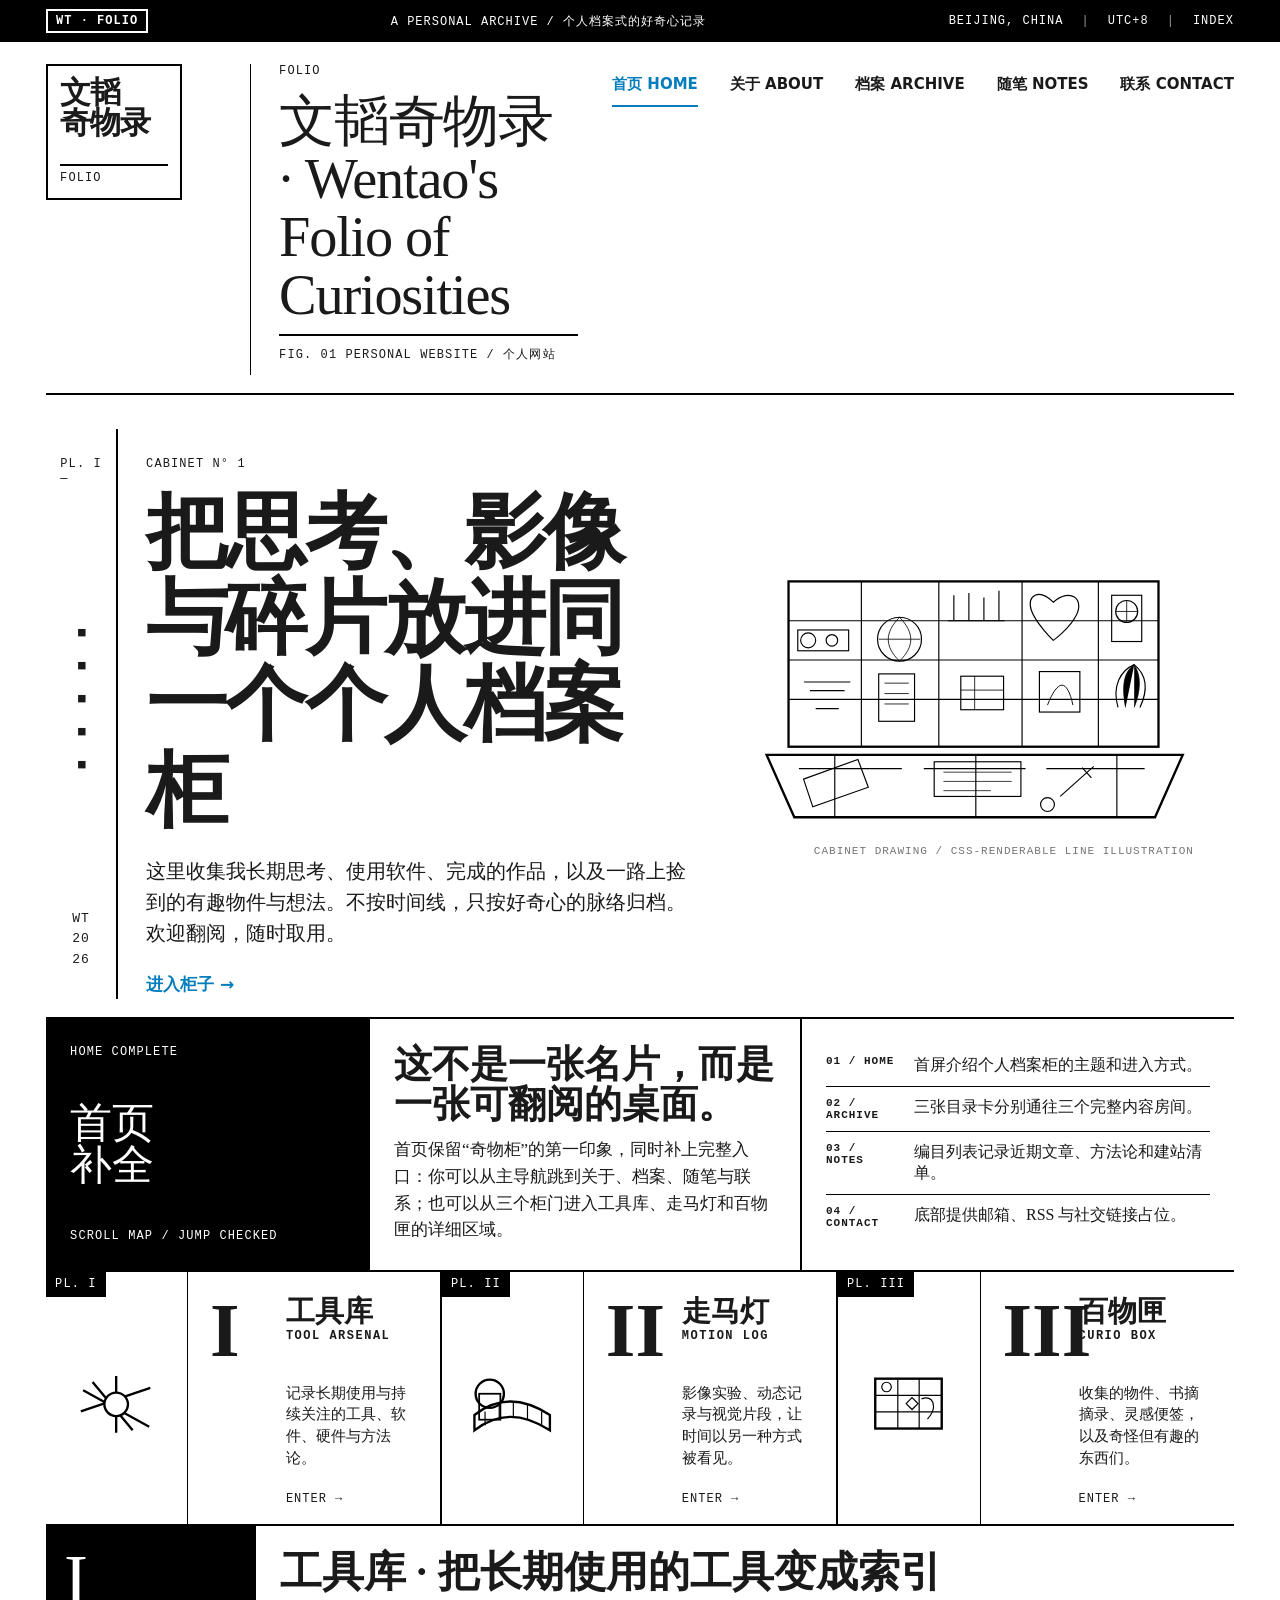
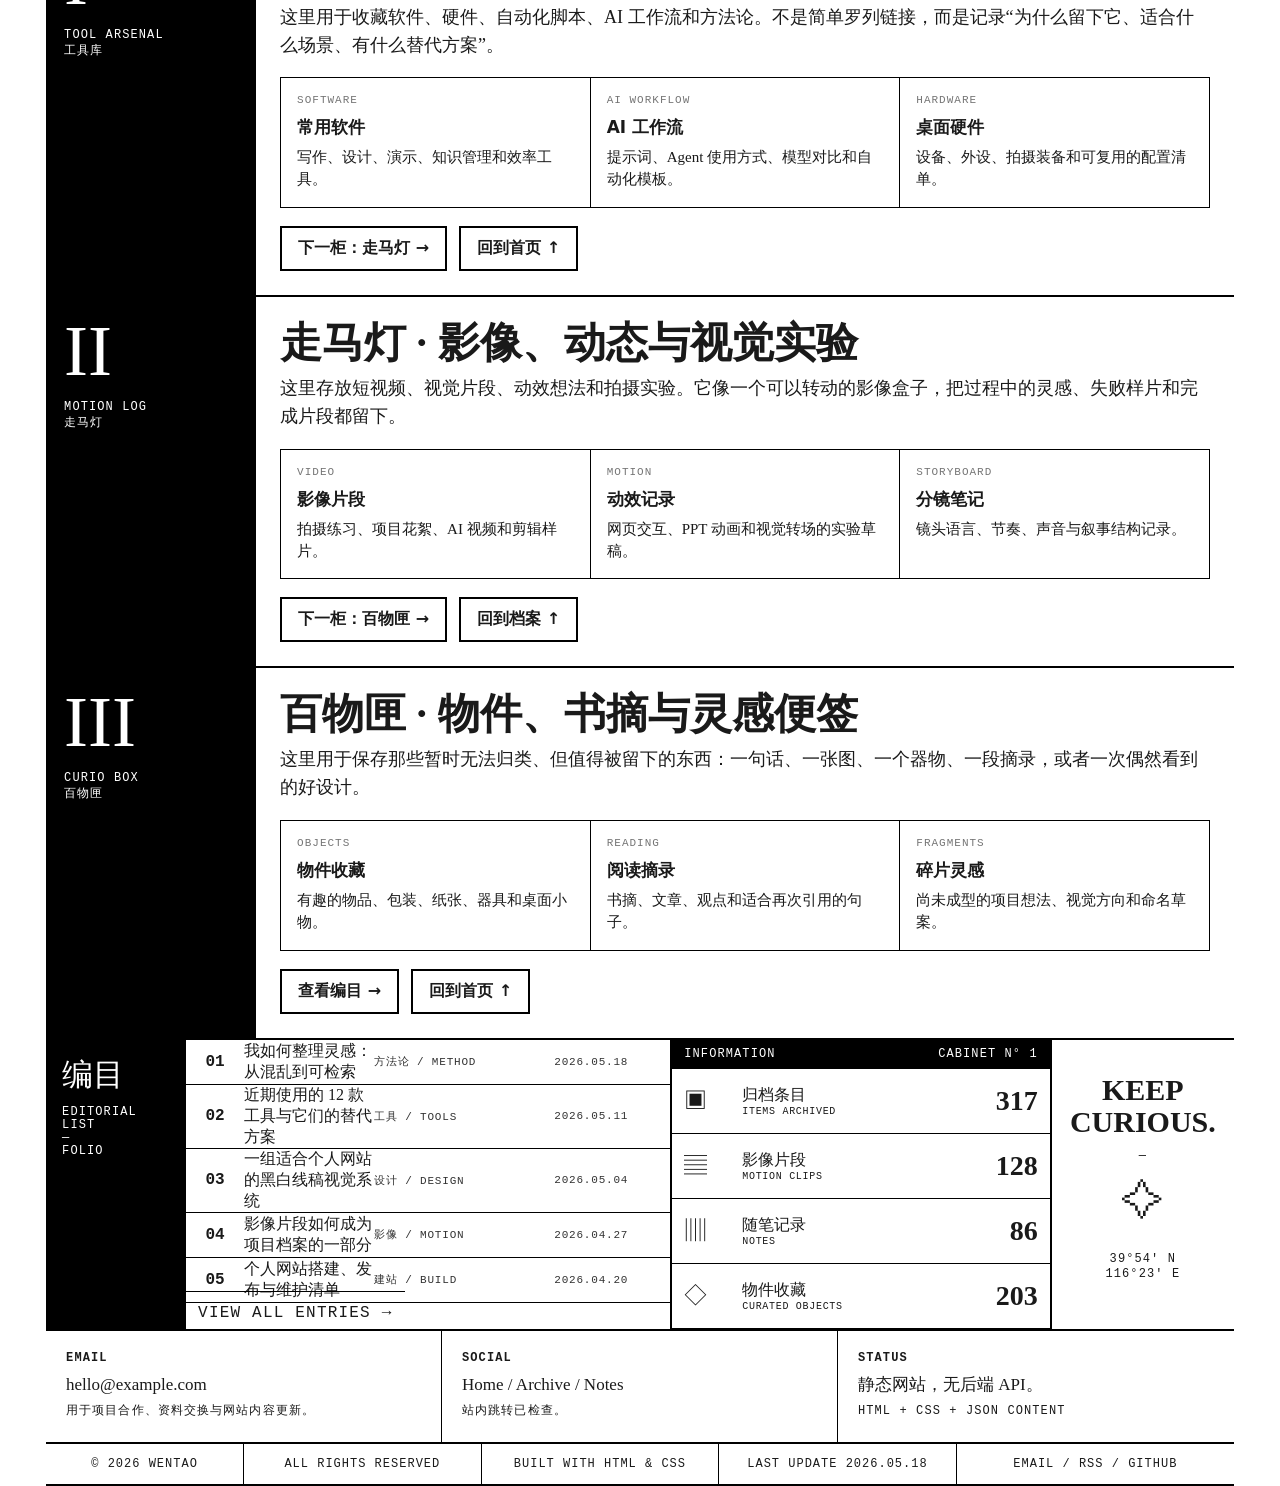
<file: index.html>
<!doctype html>
<html lang="zh-CN">
<head>
  <meta charset="utf-8" />
  <meta name="viewport" content="width=device-width, initial-scale=1" />
  <title>文韬奇物录 · Wentao's Folio of Curiosities</title>
  <meta name="description" content="文韬奇物录：把工具、影像与作品放进同一个个人档案柜。" />
  <meta property="og:title" content="文韬奇物录 · Wentao's Folio of Curiosities" />
  <meta property="og:description" content="A personal cabinet: 工具库 · 走马灯 · 百物匣" />
  <link rel="stylesheet" href="./css/style.css" />
</head>
<body>
  <div id="app"><div class="loading-state">LOADING CONTENT / 正在加载内容</div></div>
  <noscript><div class="error-state"><h1>需要启用 JavaScript</h1><p>这个内容可维护版通过 <code>content/*.json</code> 渲染页面，请启用 JavaScript 后访问。</p></div></noscript>
  <script src="./js/main.js"></script>
</body>
</html>
</file>
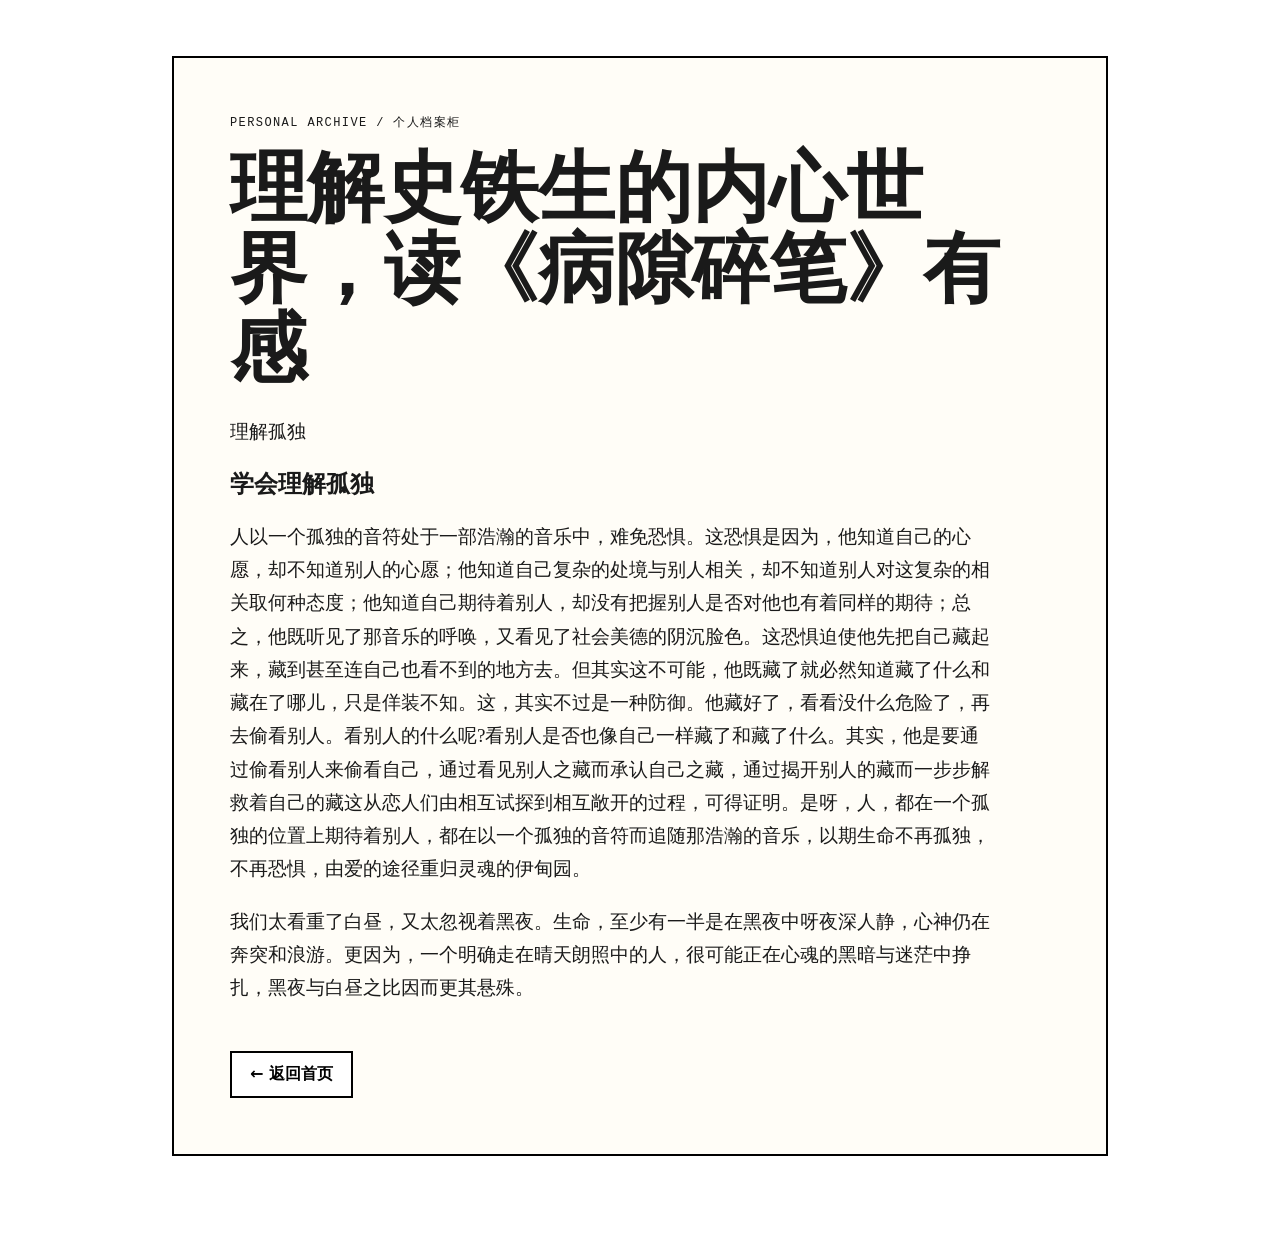
<file: archive-intro.html>
<!doctype html>
<html lang="zh-CN">
<head>
  <meta charset="utf-8" />
  <meta name="viewport" content="width=device-width, initial-scale=1" />
  <title>个人档案柜 · 文韬奇物录</title>
  <link rel="stylesheet" href="./css/style.css" />
  <style>
    .subpage {
      max-width: 980px;
      margin: 0 auto;
      padding: 56px 22px 80px;
    }

    .subpage-card {
      border: 2px solid #000;
      background: #fffdf7;
      padding: clamp(24px, 5vw, 56px);
    }

    .subpage-kicker {
      font-family: var(--mono);
      font-size: 12px;
      letter-spacing: 1.4px;
      text-transform: uppercase;
      margin-bottom: 18px;
    }

    .subpage h1 {
      font-family: var(--display);
      font-size: clamp(38px, 6vw, 78px);
      line-height: 1.05;
      margin: 0 0 24px;
    }

    .subpage p {
      font-size: 19px;
      line-height: 1.75;
      max-width: 760px;
    }

    .back-home {
      display: inline-block;
      margin-top: 28px;
      border: 2px solid #000;
      padding: 11px 18px;
      font-family: var(--sans);
      font-weight: 800;
      color: #000;
      text-decoration: none;
      background: #fff;
    }

    .back-home:hover {
      background: #000;
      color: #fff;
      text-decoration: none;
    }
  </style>
</head>
<body>
  <main class="subpage">
    <article class="subpage-card">
      <div class="subpage-kicker">PERSONAL ARCHIVE / 个人档案柜</div>

      <h1>理解史铁生的内心世界，读《病隙碎笔》有感</h1>

      <p>
        理解孤独
      </p>
<h2>学会理解孤独</h2>
      <p>
      人以一个孤独的音符处于一部浩瀚的音乐中，难免恐惧。这恐惧是因为，他知道自己的心愿，却不知道别人的心愿；他知道自己复杂的处境与别人相关，却不知道别人对这复杂的相关取何种态度；他知道自己期待着别人，却没有把握别人是否对他也有着同样的期待；总之，他既听见了那音乐的呼唤，又看见了社会美德的阴沉脸色。这恐惧迫使他先把自己藏起来，藏到甚至连自己也看不到的地方去。但其实这不可能，他既藏了就必然知道藏了什么和藏在了哪儿，只是佯装不知。这，其实不过是一种防御。他藏好了，看看没什么危险了，再去偷看别人。看别人的什么呢?看别人是否也像自己一样藏了和藏了什么。其实，他是要通过偷看别人来偷看自己，通过看见别人之藏而承认自己之藏，通过揭开别人的藏而一步步解救着自己的藏这从恋人们由相互试探到相互敞开的过程，可得证明。是呀，人，都在一个孤独的位置上期待着别人，都在以一个孤独的音符而追随那浩瀚的音乐，以期生命不再孤独，不再恐惧，由爱的途径重归灵魂的伊甸园。
      </p>
      <p>
      我们太看重了白昼，又太忽视着黑夜。生命，至少有一半是在黑夜中呀夜深人静，心神仍在奔突和浪游。更因为，一个明确走在晴天朗照中的人，很可能正在心魂的黑暗与迷茫中挣扎，黑夜与白昼之比因而更其悬殊。
      </p>
      <a class="back-home" href="./">← 返回首页</a>
    </article>
  </main>
</body>
</html>
</file>
<file: css/style.css>
:root{
      --black:#000; --ink:#1a1a1a; --paper:#fff; --line:#000; --soft:#e2e8f0;
      --muted:#757575; --blue:#057dbc; --gutter:clamp(16px,3.6vw,52px);
      --display: Georgia, 'Times New Roman', 'Noto Serif SC', serif;
      --body: 'Times New Roman', 'Noto Serif SC', serif;
      --sans: Inter, ui-sans-serif, system-ui, -apple-system, BlinkMacSystemFont, 'Segoe UI', sans-serif;
      --mono: 'SFMono-Regular', Menlo, Monaco, Consolas, 'Liberation Mono', monospace;
    }
    *{box-sizing:border-box} html{scroll-behavior:smooth} body{margin:0;background:var(--paper);color:var(--ink);font-family:var(--body);-webkit-font-smoothing:antialiased}
    a{color:inherit;text-decoration:none} a:hover{color:var(--blue);text-decoration:underline;text-underline-offset:3px}
    .mono{font-family:var(--mono);text-transform:uppercase;letter-spacing:1.1px;font-size:12px;line-height:1.25}.sans{font-family:var(--sans)}
    .topbar{height:42px;background:var(--black);color:#fff;display:grid;grid-template-columns:auto 1fr auto;align-items:center;gap:24px;padding:0 var(--gutter);font-family:var(--mono);font-size:12px;letter-spacing:1px;text-transform:uppercase;white-space:nowrap}
    .mark{border:2px solid #fff;padding:4px 8px;font-weight:800;line-height:1}.topbar .center{text-align:center}.topbar .right{display:flex;gap:18px;align-items:center}.topbar .sep{opacity:.6}
    .wrap{max-width:1540px;margin:0 auto;padding:22px var(--gutter) 0}.mast{display:grid;grid-template-columns:170px 1fr auto;gap:34px;align-items:start;border-bottom:2px solid var(--line);padding-bottom:18px}
    .seal{border:2px solid var(--line);width:136px;height:136px;padding:12px;display:flex;flex-direction:column;justify-content:space-between}.seal b{font-family:var(--display);font-size:31px;line-height:.98;letter-spacing:-.8px}.seal span{border-top:2px solid var(--line);padding-top:5px}
    .title-block{border-left:1px solid var(--line);padding-left:28px}.kicker{font-family:var(--mono);font-size:12px;letter-spacing:1.1px;text-transform:uppercase}.site-title{font-family:var(--display);font-size:clamp(32px,4.4vw,58px);line-height:1.03;font-weight:500;letter-spacing:-1.2px;margin:14px 0 10px}.under-rule{height:2px;background:var(--line);width:min(560px,100%)}
    .nav{display:flex;gap:32px;align-items:center;justify-content:flex-end;font-family:var(--sans);font-size:15px;font-weight:700}.nav a{border-bottom:2px solid transparent;padding:11px 0}.nav a:first-child{border-color:var(--line)}
    .hero{display:grid;grid-template-columns:72px minmax(360px,1.02fr) minmax(420px,.98fr);gap:28px;border-bottom:2px solid var(--line);padding:34px 0 18px}.rail{border-right:2px solid var(--line);display:flex;flex-direction:column;align-items:center;justify-content:space-between;min-height:570px;padding:28px 0}.rail .dots{font-size:30px;line-height:.35;letter-spacing:0;writing-mode:vertical-rl}.rail .year{text-align:center;font-family:var(--mono);font-size:13px;line-height:1.6;letter-spacing:1px}
    .hero-copy{padding-top:28px}.hero-copy .plate{margin-bottom:18px}.hero h1{font-family:var(--display);font-size:clamp(48px,6.4vw,94px);line-height:1.05;font-weight:700;letter-spacing:-2.6px;margin:0 0 22px}.deck{font-size:20px;line-height:1.55;max-width:560px;margin:0 0 24px}.enter{font-family:var(--sans);font-size:17px;color:var(--blue);font-weight:700}
    .illustration{align-self:center}.cabinet-svg{width:100%;height:auto;display:block}.caption{font-family:var(--mono);letter-spacing:1px;text-transform:uppercase;font-size:11px;color:var(--muted);margin-top:8px;text-align:right}
    .modules{display:grid;grid-template-columns:repeat(3,1fr);gap:0;border-bottom:2px solid var(--line)}.folio-card{display:grid;grid-template-columns:36% 1fr;min-height:172px;border-right:2px solid var(--line);position:relative}.folio-card:last-child{border-right:0}.folio-card .ribbon{position:absolute;left:0;top:0;background:#000;color:#fff;padding:5px 9px}.folio-art{padding:30px 18px 18px;border-right:1px solid var(--line);display:grid;place-items:center}.folio-art svg{width:min(126px,90%);height:auto}.folio-text{padding:24px 22px 18px;display:grid;grid-template-columns:62px 1fr;gap:14px;align-items:start}.roman{font-family:var(--display);font-size:76px;line-height:.9;font-weight:700}.folio-text h2{font-family:var(--display);font-size:29px;line-height:1.04;margin:0}.folio-text h2 span{display:block;font-family:var(--mono);font-size:12px;letter-spacing:1.5px;margin-top:4px}.folio-text p{grid-column:2;font-size:15px;line-height:1.45;margin:4px 0}.folio-text .small-enter{grid-column:2;font-family:var(--mono);font-size:12px;letter-spacing:1px;text-transform:uppercase;margin-top:4px}
    .lower{display:grid;grid-template-columns:1.65fr 1fr .48fr;gap:0;border-bottom:2px solid var(--line)}.section-ribbon{background:#000;color:#fff;padding:18px 16px;font-family:var(--display);font-size:31px;line-height:1.1}.section-ribbon span{display:block;font-family:var(--mono);font-size:12px;letter-spacing:1.1px;margin-top:14px}.entry-list{border-right:2px solid var(--line);display:grid;grid-template-columns:140px 1fr}.entries{display:block}.entry{display:grid;grid-template-columns:58px 1fr 180px 116px;border-bottom:1px solid var(--line);min-height:45px;align-items:center}.entry:last-child{border-bottom:0}.entry .num{font-family:var(--mono);text-align:center;font-weight:700}.entry .topic{font-size:16px}.entry .cat,.entry .date{font-family:var(--mono);font-size:11px;letter-spacing:.8px;text-transform:uppercase;color:#333}.view-all{border-top:1px solid var(--line);text-align:center;padding:12px;font-family:var(--mono);letter-spacing:1.2px;text-transform:uppercase}.stats{border-right:2px solid var(--line)}.stats-head{background:#000;color:#fff;display:flex;justify-content:space-between;padding:7px 12px}.stat{display:grid;grid-template-columns:58px 1fr 64px;align-items:center;border-bottom:1px solid var(--line);min-height:65px;padding:0 12px}.stat .ico{font-size:23px}.stat b{font-family:var(--display);font-size:28px;text-align:right}.stat span{display:block;font-family:var(--mono);font-size:10px;letter-spacing:.7px;text-transform:uppercase}.note{padding:28px 18px;text-align:center;display:flex;flex-direction:column;align-items:center;justify-content:center}.note h3{font-family:var(--display);font-size:30px;line-height:1.05;margin:0 0 12px}.leaf{font-size:42px;margin:14px 0}.footer{display:grid;grid-template-columns:1fr 1.2fr 1.2fr 1.2fr 1.4fr;border-bottom:2px solid var(--line);font-family:var(--mono);font-size:12px;letter-spacing:1px;text-transform:uppercase}.footer div{padding:13px 14px;text-align:center;border-right:1px solid var(--line)}.footer div:last-child{border-right:0}

    .about-panel{display:grid;grid-template-columns:.75fr 1fr 1fr;gap:0;border-bottom:2px solid var(--line)}.about-panel>div{border-right:2px solid var(--line);padding:26px 24px;min-height:190px}.about-panel>div:last-child{border-right:0}.about-title{font-family:var(--display);font-size:38px;line-height:1.05;margin:0 0 12px}.about-panel p{font-size:17px;line-height:1.58;margin:0}.label-box{background:#000;color:#fff;display:flex;flex-direction:column;justify-content:space-between}.label-box .big{font-family:var(--display);font-size:42px;line-height:.98}.about-list{list-style:none;margin:0;padding:0}.about-list li{display:grid;grid-template-columns:72px 1fr;gap:16px;border-bottom:1px solid var(--line);padding:10px 0}.about-list li:last-child{border-bottom:0}.about-list b{font-family:var(--mono);font-size:11px;letter-spacing:1px;text-transform:uppercase}.room-section{display:grid;grid-template-columns:210px 1fr;border-bottom:2px solid var(--line);scroll-margin-top:18px}.room-section .room-label{background:#000;color:#fff;padding:22px 18px}.room-label .no{font-family:var(--display);font-size:72px;line-height:.9}.room-label .txt{font-family:var(--mono);letter-spacing:1.1px;text-transform:uppercase;font-size:12px;margin-top:16px}.room-body{padding:24px}.room-body h2{font-family:var(--display);font-size:42px;line-height:1.05;margin:0 0 10px}.room-body .summary{font-size:18px;line-height:1.55;margin:0 0 18px;max-width:920px}.spec-grid{display:grid;grid-template-columns:repeat(3,1fr);border-top:1px solid var(--line);border-left:1px solid var(--line)}.spec{padding:16px;min-height:126px;border-right:1px solid var(--line);border-bottom:1px solid var(--line)}.spec .tag{font-family:var(--mono);font-size:11px;text-transform:uppercase;letter-spacing:1px;color:var(--muted)}.spec h3{font-family:var(--sans);font-size:17px;margin:10px 0 8px}.spec p{font-size:15px;line-height:1.45;margin:0}.jump-row{display:flex;gap:12px;flex-wrap:wrap;margin-top:18px}.outline-btn{font-family:var(--sans);font-weight:800;border:2px solid #000;padding:10px 16px;background:#fff}.outline-btn:hover{background:#000;color:#fff;text-decoration:none}.contact-strip{display:grid;grid-template-columns:1fr 1fr 1fr;border-bottom:2px solid var(--line)}.contact-strip>div{padding:20px;border-right:1px solid var(--line)}.contact-strip>div:last-child{border-right:0}.contact-strip h3{font-family:var(--mono);letter-spacing:1.1px;text-transform:uppercase;font-size:12px;margin:0 0 8px}.contact-strip p{font-size:17px;line-height:1.45;margin:0}.nav a.active{border-color:var(--blue);color:var(--blue)}:focus-visible{outline:3px solid var(--blue);outline-offset:3px}
    @media(max-width:980px){.topbar{grid-template-columns:1fr;gap:0;height:auto;padding-top:10px;padding-bottom:10px}.topbar .center,.topbar .right{display:none}.mast{grid-template-columns:1fr}.seal{width:120px;height:120px}.title-block{border-left:0;padding-left:0}.nav{justify-content:flex-start;gap:18px;flex-wrap:wrap}.hero{grid-template-columns:1fr}.rail{display:none}.modules,.lower{grid-template-columns:1fr}.folio-card,.entry-list,.stats{border-right:0;border-bottom:2px solid var(--line)}.entry-list{grid-template-columns:1fr}.entry{grid-template-columns:44px 1fr}.entry .cat,.entry .date{display:none}.about-panel,.room-section,.contact-strip{grid-template-columns:1fr}.about-panel>div,.contact-strip>div{border-right:0;border-bottom:1px solid var(--line)}.spec-grid{grid-template-columns:1fr}.footer{grid-template-columns:1fr}.footer div{border-right:0;border-bottom:1px solid var(--line)}}
    @media(max-width:620px){.wrap{padding-left:14px;padding-right:14px}.topbar{font-size:11px}.seal{width:104px;height:104px}.seal b{font-size:25px}.site-title{font-size:28px;line-height:1.12;overflow-wrap:anywhere}.nav{gap:10px}.nav a{font-size:12.5px;padding:7px 0}.hero{padding-top:20px}.hero h1{font-size:36px;line-height:1.12;letter-spacing:-.6px;overflow-wrap:anywhere}.deck{font-size:16px;line-height:1.68}.about-panel>div{padding:18px 14px}.label-box .big{font-size:31px}.about-title{font-size:26px;line-height:1.15}.about-panel p{font-size:15.5px}.about-list li{grid-template-columns:1fr;gap:4px;padding:12px 0}.folio-card{grid-template-columns:1fr}.folio-art{border-right:0;border-bottom:1px solid var(--line);padding:24px 18px 12px}.folio-text{grid-template-columns:44px 1fr;padding:20px 14px;gap:10px}.roman{font-size:50px}.folio-text h2{font-size:24px;line-height:1.12}.folio-text p{font-size:15px;line-height:1.58}.room-section .room-label{padding:16px 14px}.room-label .no{font-size:44px}.room-body{padding:18px 14px}.room-body h2{font-size:26px;line-height:1.16;overflow-wrap:anywhere}.room-body .summary{font-size:15.5px;line-height:1.62}.spec{min-height:auto;padding:14px}.spec h3{font-size:16px}.spec p{font-size:15px;line-height:1.55}.jump-row{gap:8px}.outline-btn{padding:9px 12px;font-size:13px}.entry{grid-template-columns:38px 1fr;min-height:54px}.entry .topic{font-size:14.5px;line-height:1.42}.section-ribbon{font-size:25px}.stat{grid-template-columns:34px 1fr 46px;padding:0 10px;min-height:68px}.stat b{font-size:22px}.stat span{font-size:9.5px}.contact-strip>div{padding:17px 14px}.contact-strip p{font-size:15px}.footer{font-size:10px}.footer div{padding:11px 8px}}

.loading-state{min-height:60vh;display:grid;place-items:center;font-family:var(--mono);letter-spacing:1px;text-transform:uppercase;color:var(--muted)}
.error-state{margin:40px auto;max-width:860px;border:2px solid #000;padding:24px;font-family:var(--sans);line-height:1.6}.error-state h1{font-family:var(--display);font-size:36px;margin:0 0 12px}.error-state code{font-family:var(--mono);background:#f2f2f2;padding:2px 4px}
.hero-title-link {
  color: inherit;
  text-decoration: none;
  cursor: pointer;
}

.hero-title-link:hover {
  color: var(--blue);
  text-decoration: underline;
  text-underline-offset: 8px;
}
</file>
